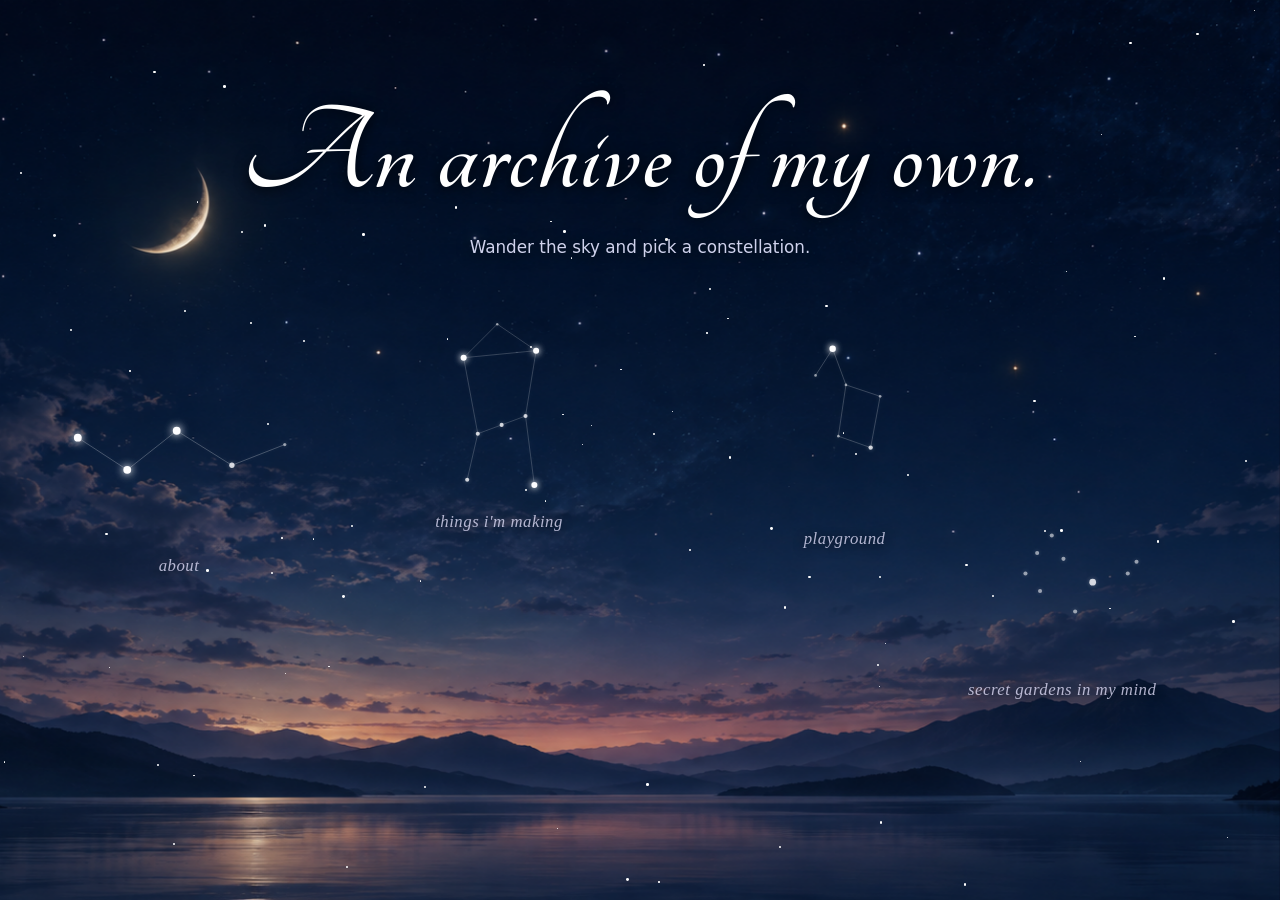
<file: index.html>
<!DOCTYPE html>
<html lang="en">
  <head>
    <meta charset="UTF-8" />
    <meta name="viewport" content="width=device-width, initial-scale=1.0" />
    <title>Archive of my own</title>
       <link rel="preconnect" href="https://fonts.googleapis.com" />
       <link href="https://fonts.googleapis.com/css2?family=Tangerine:wght@400;700&display=swap" rel="stylesheet" />
    <link rel="stylesheet" href="styles.css?v=6" />
  </head>
  <body class="home">
    <div class="sky"></div>
    <div class="twinkles" id="twinkles"></div>

    <header class="intro">
      <h1>An archive of my own.</h1>
      <p> Wander the sky and pick a constellation.</p>
    </header>

    <nav class="constellations">
      <a class="constellation" href="about.html" style="top:17%; left:5%;" aria-label="about">
        <svg class="cst-svg" viewBox="0 0 200 110" preserveAspectRatio="xMidYMid meet">
        <rect class="cst-hit" x="0" y="0" width="200" height="110" fill="transparent" pointer-events="all" />
        <line class="cst-line" x1="12" y1="46" x2="55" y2="74" />
        <line class="cst-line" x1="55" y1="74" x2="98" y2="40" />
        <line class="cst-line" x1="98" y1="40" x2="146" y2="70" />
        <line class="cst-line" x1="146" y1="70" x2="192" y2="52" />
        <circle class="cst-star bright" cx="12" cy="46" r="3.4" opacity="1.0" />
        <circle class="cst-star bright" cx="55" cy="74" r="3.4" opacity="1.0" />
        <circle class="cst-star bright" cx="98" cy="40" r="3.4" opacity="1.0" />
        <circle class="cst-star" cx="146" cy="70" r="2.3" opacity="0.8" />
        <circle class="cst-star" cx="192" cy="52" r="1.4" opacity="0.55" />
        </svg>
        <span class="cst-label">about</span>
      </a>
      <a class="constellation" href="projects.html" style="top:9%; left:30%;" aria-label="things i'm making">
        <svg class="cst-svg" viewBox="0 0 220 215" preserveAspectRatio="xMidYMid meet">
        <rect class="cst-hit" x="0" y="0" width="220" height="215" fill="transparent" pointer-events="all" />
        <line class="cst-line" x1="108" y1="16" x2="70" y2="54" />
        <line class="cst-line" x1="108" y1="16" x2="152" y2="46" />
        <line class="cst-line" x1="70" y1="54" x2="152" y2="46" />
        <line class="cst-line" x1="70" y1="54" x2="86" y2="140" />
        <line class="cst-line" x1="152" y1="46" x2="140" y2="120" />
        <line class="cst-line" x1="140" y1="120" x2="113" y2="130" />
        <line class="cst-line" x1="113" y1="130" x2="86" y2="140" />
        <line class="cst-line" x1="86" y1="140" x2="74" y2="192" />
        <line class="cst-line" x1="140" y1="120" x2="150" y2="198" />
        <circle class="cst-star" cx="108" cy="16" r="1.4" opacity="0.55" />
        <circle class="cst-star bright" cx="70" cy="54" r="3.4" opacity="1.0" />
        <circle class="cst-star bright" cx="152" cy="46" r="3.4" opacity="1.0" />
        <circle class="cst-star" cx="140" cy="120" r="2.3" opacity="0.8" />
        <circle class="cst-star" cx="113" cy="130" r="2.3" opacity="0.8" />
        <circle class="cst-star" cx="86" cy="140" r="2.3" opacity="0.8" />
        <circle class="cst-star bright" cx="150" cy="198" r="3.4" opacity="1.0" />
        <circle class="cst-star" cx="74" cy="192" r="2.3" opacity="0.8" />
        </svg>
        <span class="cst-label">things i'm making</span>
      </a>
      <a class="constellation" href="playground.html" style="top:12%; left:57%;" aria-label="playground">
        <svg class="cst-svg" viewBox="0 0 170 200" preserveAspectRatio="xMidYMid meet">
        <rect class="cst-hit" x="0" y="0" width="170" height="200" fill="transparent" pointer-events="all" />
        <line class="cst-line" x1="72" y1="24" x2="54" y2="52" />
        <line class="cst-line" x1="72" y1="24" x2="86" y2="62" />
        <line class="cst-line" x1="86" y1="62" x2="122" y2="74" />
        <line class="cst-line" x1="122" y1="74" x2="112" y2="128" />
        <line class="cst-line" x1="112" y1="128" x2="78" y2="116" />
        <line class="cst-line" x1="78" y1="116" x2="86" y2="62" />
        <circle class="cst-star bright" cx="72" cy="24" r="3.4" opacity="1.0" />
        <circle class="cst-star" cx="54" cy="52" r="1.4" opacity="0.55" />
        <circle class="cst-star" cx="86" cy="62" r="1.4" opacity="0.55" />
        <circle class="cst-star" cx="122" cy="74" r="1.4" opacity="0.55" />
        <circle class="cst-star" cx="112" cy="128" r="2.3" opacity="0.8" />
        <circle class="cst-star" cx="78" cy="116" r="1.4" opacity="0.55" />
        </svg>
        <span class="cst-label">playground</span>
      </a>
      <a class="constellation" href="garden.html" style="top:40%; left:74%;" aria-label="secret gardens in my mind">
        <svg class="cst-svg" viewBox="0 0 150 130" preserveAspectRatio="xMidYMid meet">
        <rect class="cst-hit" x="0" y="0" width="150" height="130" fill="transparent" pointer-events="all" />
        <circle class="cst-star" cx="96" cy="72" r="2.3" opacity="0.8" />
        <circle class="cst-star" cx="120" cy="66" r="1.4" opacity="0.55" />
        <circle class="cst-star" cx="126" cy="58" r="1.4" opacity="0.55" />
        <circle class="cst-star" cx="76" cy="56" r="1.4" opacity="0.55" />
        <circle class="cst-star" cx="60" cy="78" r="1.4" opacity="0.55" />
        <circle class="cst-star" cx="84" cy="92" r="1.4" opacity="0.55" />
        <circle class="cst-star" cx="58" cy="52" r="1.4" opacity="0.55" />
        <circle class="cst-star" cx="50" cy="66" r="1.4" opacity="0.55" />
        <circle class="cst-star" cx="68" cy="40" r="1.4" opacity="0.55" />
        </svg>
        <span class="cst-label">secret gardens in my mind</span>
      </a>
    </nav>

    <script src="stars.js"></script>
  </body>
</html>
</file>
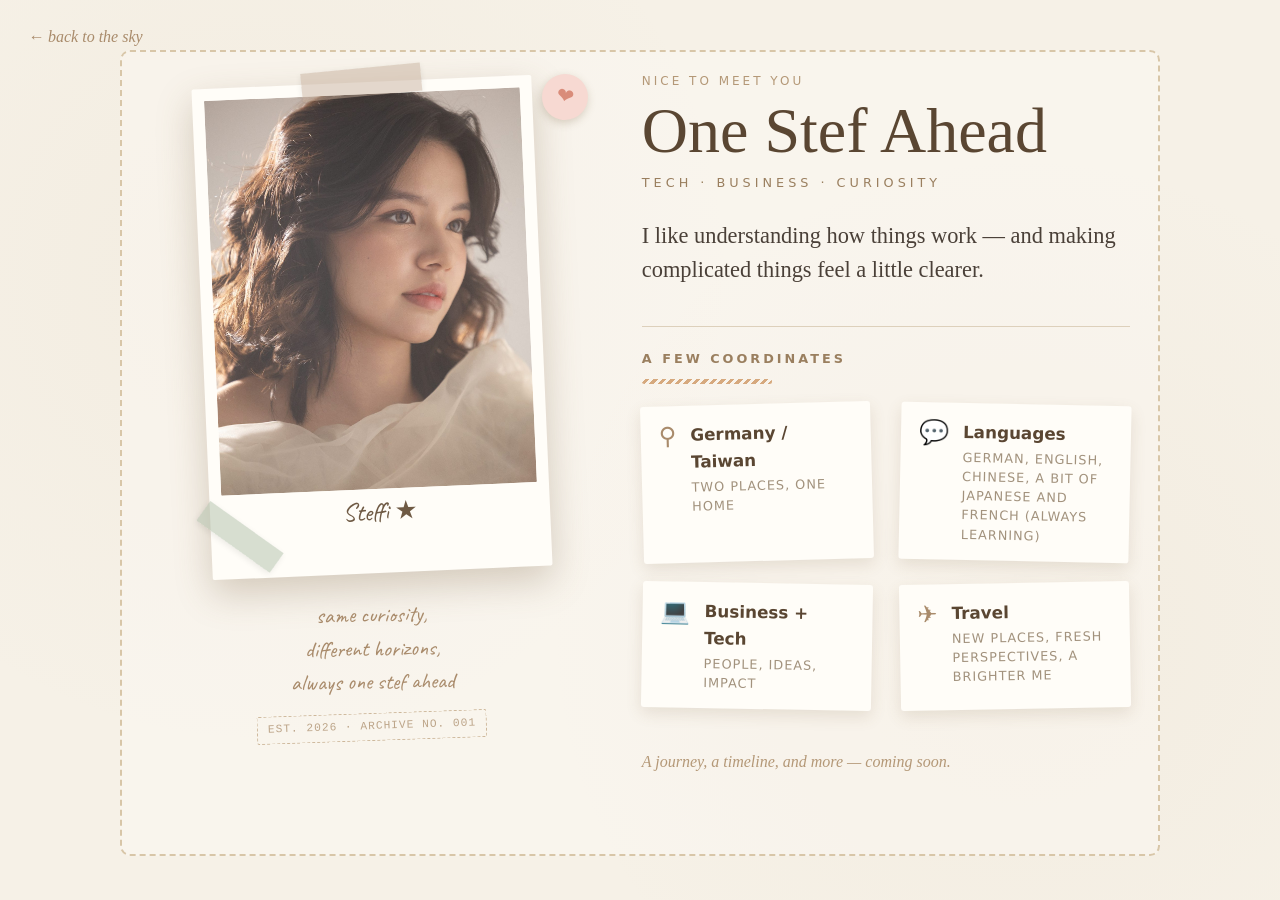
<file: about.html>
<!DOCTYPE html>
<html lang="en" class="cream">
  <head>
    <meta charset="UTF-8" />
    <meta name="viewport" content="width=device-width, initial-scale=1.0" />
    <title>About — Archive of my own</title>
    <!-- handwritten accent font for the scrapbook feel -->
    <link rel="preconnect" href="https://fonts.googleapis.com" />
    <link rel="preconnect" href="https://fonts.gstatic.com" crossorigin />
    <link href="https://fonts.googleapis.com/css2?family=Caveat:wght@500;600;700&display=swap" rel="stylesheet" />
    <link rel="stylesheet" href="styles.css?v=4" />
  </head>
  <body class="light">
    <a class="back light-back" href="index.html">&larr; back to the sky</a>

    <main class="about">
      <!-- left: portrait as a taped polaroid -->
      <div class="about-photo">
        <div class="polaroid">
          <img src="profile.jpg" alt="A portrait of Steffi" />
          <p class="polaroid-caption">Steffi &#9733;</p>
        </div>
        <span class="sticker sticker-heart">&#10084;</span>
        <p class="photo-note">same curiosity,<br />different horizons,<br />always one stef ahead</p>
        <p class="date-stamp">est. 2026 &middot; archive no. 001</p>
      </div>

      <!-- right: intro + coordinates -->
      <div class="about-text">
        <p class="eyebrow">nice to meet you</p>
        <h1>One Stef Ahead</h1>
        <p class="tagline">tech &middot; business &middot; curiosity</p>
        <p class="lede">I like understanding how things work &mdash; and making complicated things feel a little clearer.</p>

        <h2 class="coord-title">a few coordinates</h2>
        <div class="coordinates">
          <div class="coord">
            <span class="coord-icon">&#9906;</span>
            <div>
              <strong>Germany / Taiwan</strong>
              <small>two places, one home</small>
            </div>
          </div>
          <div class="coord">
            <span class="coord-icon">&#128172;</span>
            <div>
              <strong>Languages</strong>
              <small>German, English, Chinese, a bit of Japanese and French (always learning)</small>
            </div>
          </div>
          <div class="coord">
            <span class="coord-icon">&#128187;</span>
            <div>
              <strong>Business + Tech</strong>
              <small>people, ideas, impact</small>
            </div>
          </div>
          <div class="coord">
            <span class="coord-icon">&#9992;</span>
            <div>
              <strong>Travel</strong>
              <small>new places, fresh perspectives, a brighter me</small>
            </div>
          </div>
        </div>

        <p class="more-soon">A journey, a timeline, and more &mdash; coming soon.</p>
      </div>
    </main>
  </body>
</html>
</file>
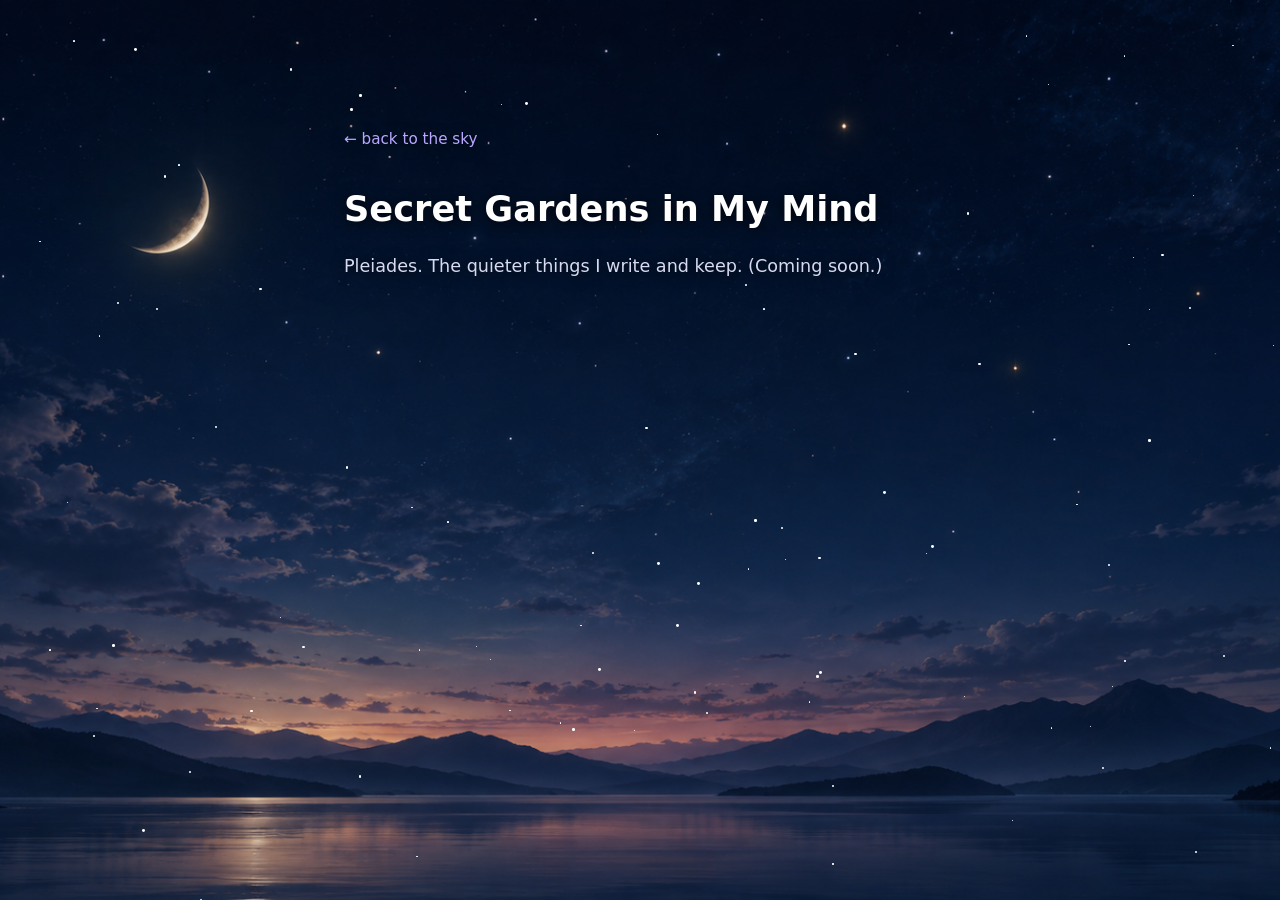
<file: garden.html>
<!DOCTYPE html>
<html lang="en">
  <head>
    <meta charset="UTF-8" />
    <meta name="viewport" content="width=device-width, initial-scale=1.0" />
    <title>Secret Gardens in My Mind — Archive of my own</title>
    <link rel="stylesheet" href="styles.css" />
  </head>
  <body>
    <div class="sky"></div>
    <div class="twinkles" id="twinkles"></div>

    <main class="page">
      <a class="back" href="index.html">&larr; back to the sky</a>
      <h1>Secret Gardens in My Mind</h1>
      <p>Pleiades. The quieter things I write and keep. (Coming soon.)</p>
    </main>

    <script src="stars.js"></script>
  </body>
</html>
</file>
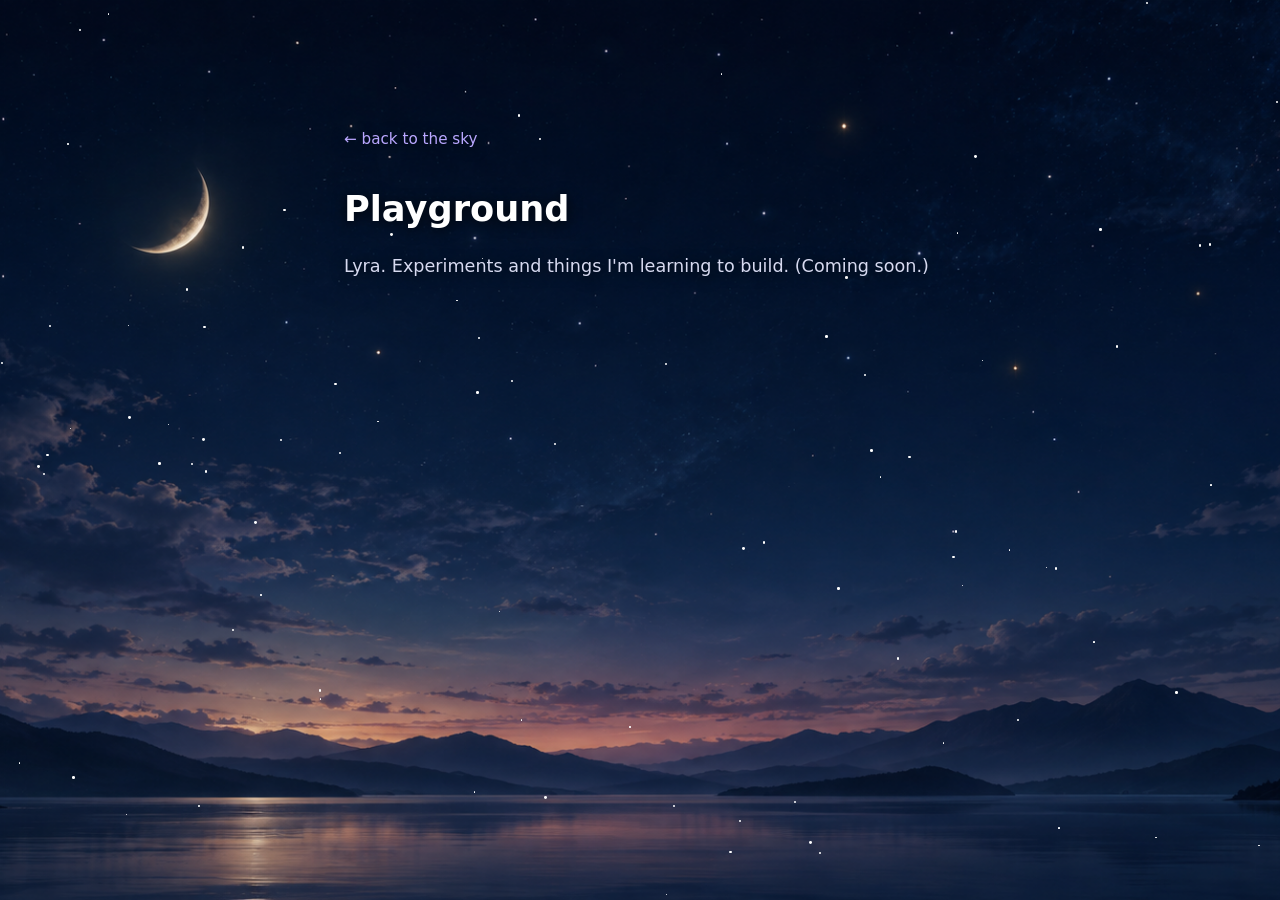
<file: playground.html>
<!DOCTYPE html>
<html lang="en">
  <head>
    <meta charset="UTF-8" />
    <meta name="viewport" content="width=device-width, initial-scale=1.0" />
    <title>Playground — Archive of my own</title>
    <link rel="stylesheet" href="styles.css" />
  </head>
  <body>
    <div class="sky"></div>
    <div class="twinkles" id="twinkles"></div>

    <main class="page">
      <a class="back" href="index.html">&larr; back to the sky</a>
      <h1>Playground</h1>
      <p>Lyra. Experiments and things I'm learning to build. (Coming soon.)</p>
    </main>

    <script src="stars.js"></script>
  </body>
</html>
</file>
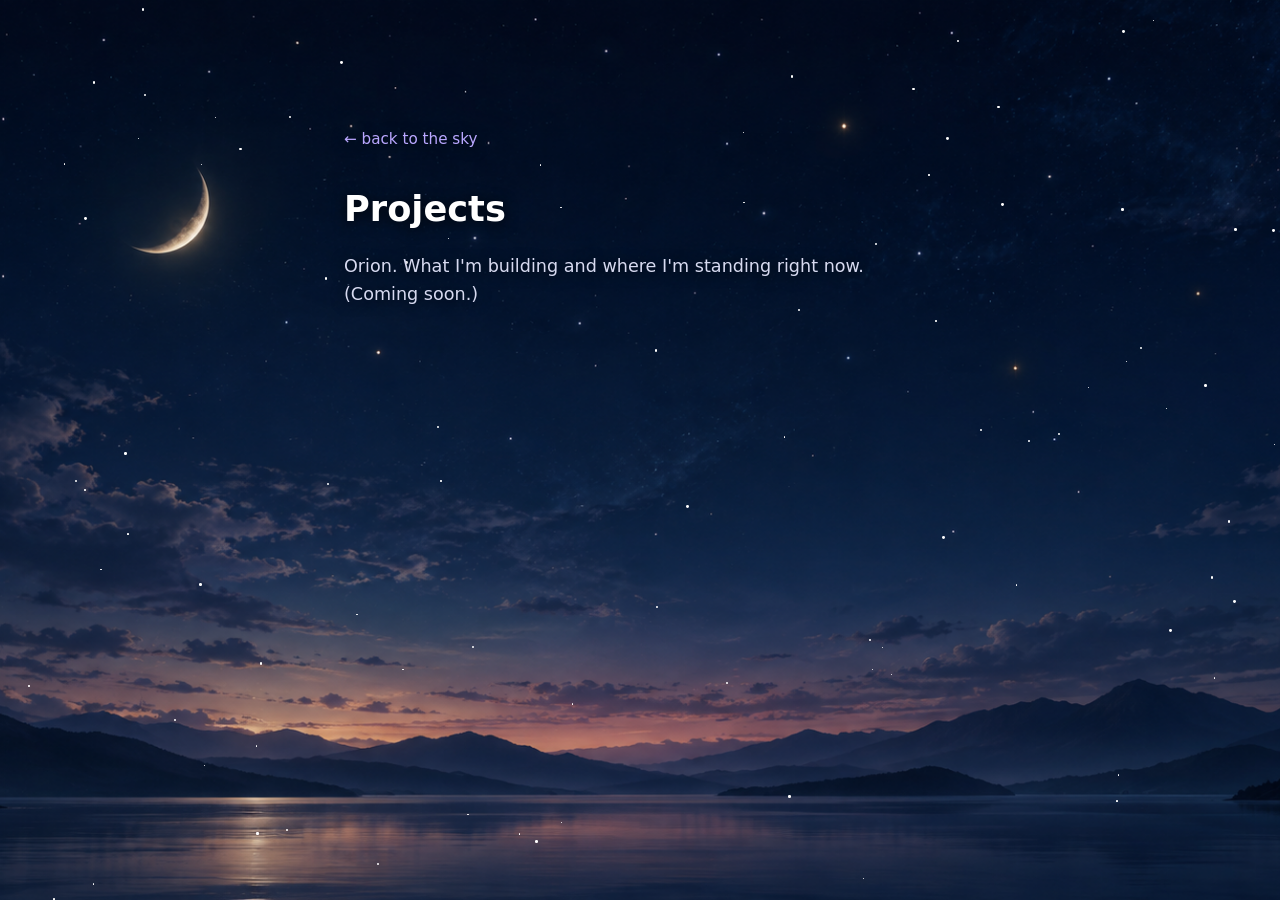
<file: projects.html>
<!DOCTYPE html>
<html lang="en">
  <head>
    <meta charset="UTF-8" />
    <meta name="viewport" content="width=device-width, initial-scale=1.0" />
    <title>Projects — Archive of my own</title>
    <link rel="stylesheet" href="styles.css" />
  </head>
  <body>
    <div class="sky"></div>
    <div class="twinkles" id="twinkles"></div>

    <main class="page">
      <a class="back" href="index.html">&larr; back to the sky</a>
      <h1>Projects</h1>
      <p>Orion. What I'm building and where I'm standing right now. (Coming soon.)</p>
    </main>

    <script src="stars.js"></script>
  </body>
</html>
</file>
<file: styles.css>
/* ================================================================
   ARCHIVE OF MY OWN  —  styles
   Layers, back to front:
     .sky      (photo)        z-index -2
     .twinkles (live stars)   z-index -1
     text + constellations    on top
   ================================================================ */

/* ---- base ---- */
* {
    box-sizing: border-box;   /* padding/borders count INSIDE an element's width */
    margin: 0;
    padding: 0;
}

body {
    font-family: system-ui, 'Helvetica', sans-serif;
    line-height: 1.6;
    color: #e8e8f0;
    background-color: #0b0b1a;   /* fallback color before the photo loads */
    min-height: 100vh;
    overflow-x: hidden;
}

/* ===== Layer 1: the night-sky photo ===== */
.sky {
    position: fixed;
    top: 0; left: 0;
    width: 100%; height: 100%;
    z-index: -2;                      /* furthest back */
    background-image: url("sky.png");
    background-size: cover;           /* fill screen, crop overflow */
    background-position: center;
}

/* ===== Layer 2: live twinkling stars (filled by stars.js) ===== */
.twinkles {
    position: fixed;
    top: 0; left: 0;
    width: 100%; height: 100%;
    z-index: -1;                      /* in front of photo, behind text */
    pointer-events: none;             /* clicks pass through */
}

.star {
    position: absolute;
    background: #ffffff;
    border-radius: 50%;               /* square -> circle */
    animation: twinkle 3s ease-in-out infinite;
}

@keyframes twinkle {
    0%   { opacity: 0.15; }
    50%  { opacity: 1; }
    100% { opacity: 0.15; }
}

/* ===== Intro text ===== */
.intro {
    position: relative;               /* sits on top, normal flow */
    text-align: center;
    padding-top: 10vh;                /* push down 10% of screen height */
    padding-left: 20px;
    padding-right: 20px;
    text-shadow: 0 2px 14px rgba(0, 0, 0, 0.8);  /* readability halo */
}

.intro h1 {
    font-family: 'Tangerine', 'Georgia', cursive;  /* ornate script, title only */
    font-size: 8rem;                 /* script fonts need to be BIG */
    font-weight: 700;
    letter-spacing: 1px;
    line-height: 1.05;
    color: #ffffff;
}

.intro p {
    margin-top: 10px;
    color: #cfd2ec;
    font-size: 1.05rem;
}

/* ===== Constellations = navigation ===== */
.constellations {
    position: relative;
    width: 100%;
    height: 60vh;                     /* room for them to spread out */
}

.constellation {
    position: absolute;               /* each placed by its own top/left */
    width: 230px;
    height: 190px;
    text-decoration: none;            /* no link underline */
    display: block;
}

.cst-svg {
    width: 100%;
    height: 100%;
    overflow: visible;
}

/* soft glow for the whole figure (CSS filter on the SVG) */
.cst-svg { filter: drop-shadow(0 0 2px rgba(255,255,255,0.35)); }

/* the star dots */
.cst-star {
    fill: #fdfdff;
    transition: fill 0.5s, opacity 0.5s;
}

/* bright anchor stars get an extra glow */
.cst-star.bright {
    filter: drop-shadow(0 0 4px rgba(255, 255, 255, 0.9));
}

/* the delicate connecting lines */
.cst-line {
    stroke: rgba(255, 255, 255, 0.3);
    stroke-width: 0.7;                 /* hair-thin */
    transition: stroke 0.5s;
}

/* the label sitting in the sky, always visible (lowercase italic serif) */
.cst-label {
    display: block;
    text-align: center;
    margin-top: 2px;
    color: #e9e6ff;
    font-family: Georgia, 'Times New Roman', serif;
    font-style: italic;
    font-size: 1.05rem;
    letter-spacing: 0.5px;
    opacity: 0.75;                     /* softly present, not hidden */
    transition: opacity 0.5s, color 0.5s;
    text-shadow: 0 1px 12px rgba(0, 0, 0, 0.9);
}

/* invisible hover catcher so the WHOLE constellation box is hoverable */
.cst-hit { fill: transparent; }

/* ---- hover: the constellation brightens & lavender tint ---- */
.constellation:hover .cst-label { opacity: 1; color: #ffffff; }
.constellation:hover .cst-line  { stroke: rgba(201, 186, 255, 0.95); }
.constellation:hover .cst-star  { fill: #d6ccff; }

/* ---- phones: stop scattering the constellations, stack them in a column ---- */
@media (max-width: 760px) {
    .constellations {
        height: auto;                 /* no fixed sky height — grow to fit */
        display: flex;
        flex-direction: column;       /* one on top of the next */
        align-items: center;          /* centered horizontally */
        gap: 30px;                    /* breathing room between them */
        padding: 10px 20px 70px;
    }
    .constellation {
        position: static;             /* ignore the desktop top/left scatter */
        width: 210px;
        height: auto;                 /* let each figure size to its own shape */
    }
    .cst-svg { height: auto; }        /* keep each constellation's proportions */
    .intro h1 { font-size: 4.5rem; }  /* script title smaller on phones */
}

/* ===== Inner pages (About, Garden, etc.) ===== */
.page {
    position: relative;
    max-width: 640px;
    margin: 0 auto;
    padding: 14vh 24px 60px;
    text-shadow: 0 2px 14px rgba(0, 0, 0, 0.8);
}
.page h1 { font-size: 2.2rem; color: #ffffff; margin-bottom: 14px; }
.page p  { color: #d7daf0; font-size: 1.1rem; }
.back {
    display: inline-block;
    margin-bottom: 30px;
    color: #b9a7ff;
    text-decoration: none;
    font-size: 0.95rem;
    transition: color 0.3s;
}
.back:hover { color: #ffffff; }


/* ================================================================
   ABOUT PAGE — light cream theme (scrapbook)
   ================================================================ */
/* Robust cream background: a class on <html> works in every browser,
   unlike html:has(...) which some mobile browsers don't support. */
html.cream { background: #f6f1e7; }
html:has(body.light) { background: #f6f1e7; }   /* belt-and-suspenders */
body.light {
    background: #f6f1e7;            /* warm cream */
    color: #4a4038;                /* soft brown-grey text */
    min-height: 100vh;
    /* faint paper grain so the cream feels like real scrapbook paper */
    background-image:
        radial-gradient(circle at 20% 30%, rgba(201,176,139,0.07) 0, transparent 40%),
        radial-gradient(circle at 80% 70%, rgba(201,176,139,0.07) 0, transparent 40%);
}
/* the About page has no sky/twinkle layers, so cover any that leak */
body.light .sky, body.light .twinkles { display: none; }

.light-back {
    display: inline-block;
    margin: 24px 0 0 28px;
    color: #a98b6b;
    font-family: Georgia, serif;
    font-style: italic;
    text-decoration: none;
    font-size: 1rem;
}
.light-back:hover { color: #6f5a44; }

.about {
    max-width: 1040px;
    margin: 0 auto;
    padding: 20px 28px 80px;
    display: grid;
    grid-template-columns: 1fr 1.1fr;   /* two columns: photo | text */
    gap: 48px;
    align-items: start;
}

/* ---- left: portrait as a taped polaroid ---- */
.about-photo { position: relative; }

/* the polaroid: white card, thick bottom border, slight tilt */
.polaroid {
    position: relative;
    background: #fffdf8;
    padding: 12px 12px 48px;        /* big bottom = polaroid chin */
    border-radius: 2px;
    box-shadow: 0 14px 36px rgba(120, 95, 60, 0.28);
    transform: rotate(-2.5deg);     /* casually placed */
    max-width: 340px;               /* never balloons on mobile */
    margin: 10px auto 0;
}
/* a strip of "washi tape" at the top */
.polaroid::before {
    content: "";
    position: absolute;
    top: -14px; left: 50%;
    transform: translateX(-50%) rotate(-3deg);
    width: 120px; height: 28px;
    background: rgba(192, 168, 150, 0.45);
    box-shadow: 0 2px 6px rgba(0,0,0,0.08);
}
.polaroid img {
    display: block;
    width: 100%;
    height: auto;
    border-radius: 1px;
    /* crop to a shorter 4:5 frame instead of the tall 2:3 original.
       object-fit:cover fills the frame and trims the overflow;
       object-position pins it near the top so the face stays in view. */
    aspect-ratio: 4 / 5;
    object-fit: cover;
    object-position: center 20%;
}
.polaroid-caption {
    font-family: 'Caveat', Georgia, serif;
    font-size: 1.6rem;
    text-align: center;
    color: #6f5a44;
    margin-top: 10px;
    line-height: 1;
}
.photo-note {
    margin-top: 26px;
    font-family: 'Caveat', Georgia, serif;
    font-size: 1.4rem;
    color: #a98b6b;
    line-height: 1.5;
    text-align: center;
    transform: rotate(-1deg);
}

/* ---- scrapbook extras ---- */

/* a round "sticker" that peeks over the corner of the polaroid */
.sticker {
    position: absolute;
    top: 2px; right: 6px;
    width: 46px; height: 46px;
    display: flex; align-items: center; justify-content: center;
    background: #f7d9d2;
    border-radius: 50%;
    box-shadow: 0 3px 8px rgba(120,95,60,0.25);
    font-size: 1.3rem;
    transform: rotate(12deg);
    z-index: 3;
}
.sticker-heart { color: #d98c7a; }

/* a little "filed in the archive" stamp under the photo */
.date-stamp {
    margin-top: 14px;
    text-align: center;
    font-family: 'Courier New', monospace;
    font-size: 0.7rem;
    letter-spacing: 1px;
    text-transform: uppercase;
    color: #bca488;
    border: 1px dashed #cdb79a;
    display: inline-block;
    padding: 4px 10px;
    border-radius: 2px;
    transform: rotate(-2deg);
    position: relative;
    left: 50%;
    translate: -50% 0;
}

/* a hand-drawn dashed frame around the whole scrapbook page */
.about {
    border: 2px dashed #d8c6a8;
    border-radius: 10px;
    background: rgba(255,253,248,0.35);
}

/* a second strip of washi tape, different color, bottom-left of polaroid */
.polaroid::after {
    content: "";
    position: absolute;
    bottom: 30px; left: -16px;
    transform: rotate(38deg);
    width: 90px; height: 24px;
    background: rgba(176, 192, 170, 0.5);   /* sage green tape */
    box-shadow: 0 2px 6px rgba(0,0,0,0.08);
    z-index: 2;
}

/* a hand-drawn wavy underline beneath "a few coordinates" */
.coord-title {
    position: relative;
    padding-bottom: 14px;      /* room for the underline below the text */
}
.coord-title::after {
    content: "";
    position: absolute;
    left: 0; bottom: 0;
    width: 130px; height: 5px;
    background: repeating-linear-gradient(
        -45deg,
        #d6a97e 0 3px,
        transparent 3px 6px
    );
    border-radius: 3px;
}

/* ---- right: text ---- */
.eyebrow {
    text-transform: uppercase;
    letter-spacing: 3px;
    font-size: 0.75rem;
    color: #b49877;
    margin-bottom: 8px;
}
.about-text h1 {
    font-family: Georgia, 'Times New Roman', serif;
    font-weight: 500;
    font-size: 4rem;
    line-height: 1;
    color: #5a4632;
    margin-bottom: 10px;
}
.tagline {
    text-transform: uppercase;
    letter-spacing: 4px;
    font-size: 0.8rem;
    color: #9a7f5f;
    margin-bottom: 26px;
}
.lede {
    font-family: Georgia, serif;
    font-size: 1.4rem;
    line-height: 1.5;
    color: #4a4038;
    margin-bottom: 40px;
}

.coord-title {
    text-transform: uppercase;
    letter-spacing: 3px;
    font-size: 0.8rem;
    font-weight: 600;
    color: #9a7f5f;
    margin-bottom: 20px;
    border-top: 1px solid #ddd0bb;
    padding-top: 22px;
}
.coordinates {
    display: grid;
    grid-template-columns: 1fr 1fr;    /* 2x2 grid of coordinates */
    gap: 22px 28px;
}
/* each coordinate = a little paper card, slightly tilted */
.coord {
    display: flex;
    gap: 14px;
    align-items: flex-start;
    background: #fffdf8;
    padding: 16px 18px;
    border-radius: 3px;
    box-shadow: 0 6px 16px rgba(120, 95, 60, 0.14);
}
.coord:nth-child(1) { transform: rotate(-1.5deg); }
.coord:nth-child(2) { transform: rotate(1.2deg); }
.coord:nth-child(3) { transform: rotate(1deg); }
.coord:nth-child(4) { transform: rotate(-1deg); }
.coord-icon {
    font-size: 1.5rem;
    color: #a98b6b;
    line-height: 1.2;
    flex-shrink: 0;
}
.coord strong {
    display: block;
    font-size: 1.05rem;
    color: #5a4632;
    margin-bottom: 2px;
}
.coord small {
    display: block;
    font-size: 0.8rem;
    line-height: 1.5;
    text-transform: uppercase;
    letter-spacing: 1px;
    color: #a2927d;
}
.more-soon {
    margin-top: 40px;
    font-family: Georgia, serif;
    font-style: italic;
    color: #b49877;
}

/* ---- phones: stack to one column ---- */
@media (max-width: 760px) {
    .about {
        grid-template-columns: 1fr;
        gap: 28px;
        padding: 10px 20px 70px;
        text-align: center;
    }
    .about-text h1 { font-size: 3rem; }
    .coordinates { grid-template-columns: 1fr; }
    .coord { text-align: left; }        /* keep card text left-aligned */
    .coord-title { text-align: center; }
    .polaroid { max-width: 280px; }     /* comfortable photo size on phones */
}
</file>
